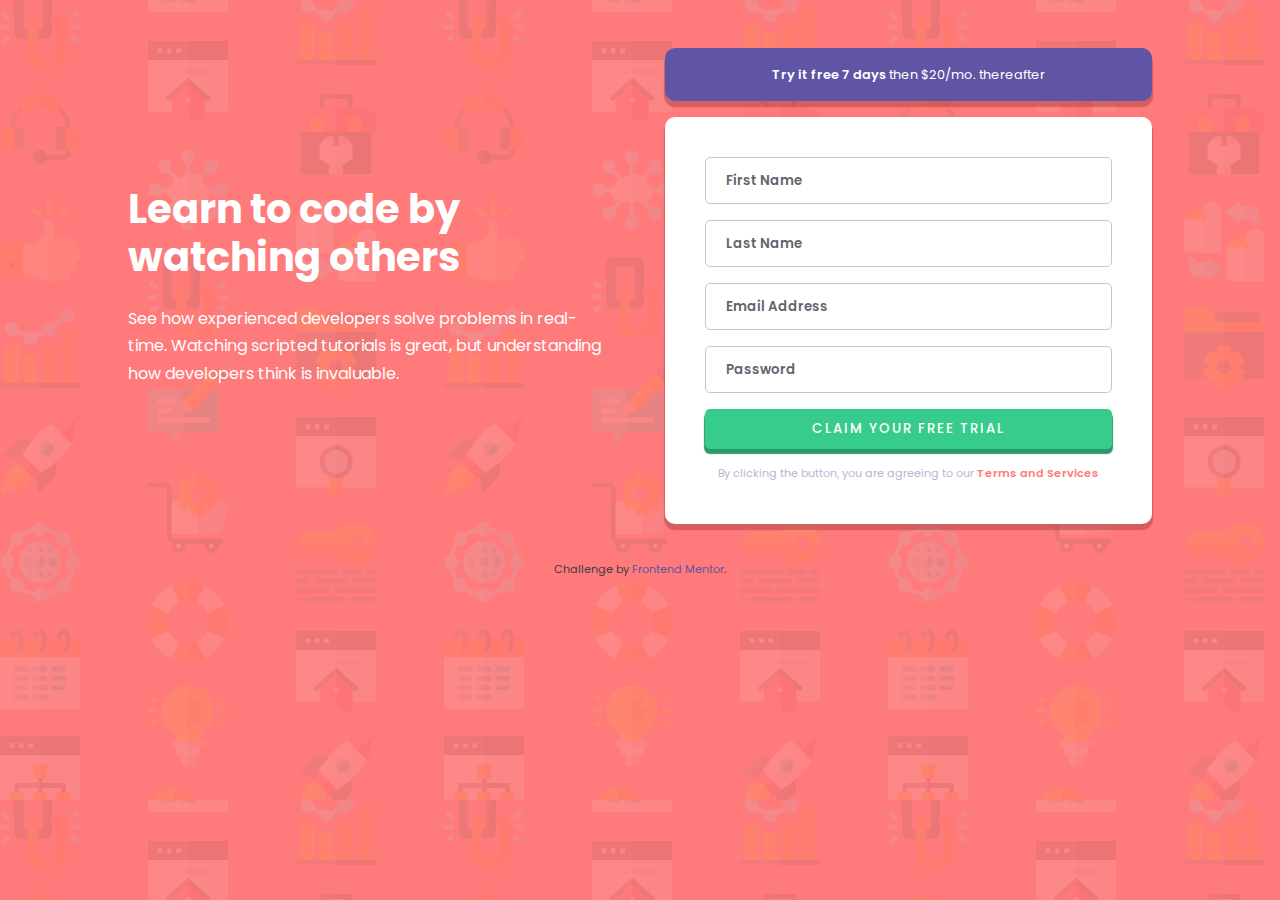
<file: intro-signup-form/index.html>
<!DOCTYPE html>
<html lang="en">
<head>
    <meta charset="UTF-8">
    <meta name="viewport" content="width=device-width, initial-scale=1.0">
    <title>Intro component with sign up form</title>

    <!-- Google fonts and CSS stylesheets -->
    <link href="https://fonts.googleapis.com/css2?family=Poppins:wght@400;500;600;700&display=swap" rel="stylesheet">
    <link rel="stylesheet" href="styles.css">

    <!-- Favicon -->
    <link rel="icon" type="image/png" sizes="32x32" href="img/favicon-32x32.png">
</head>
<body>
    <section class="container">
        <div class="presentation-text">
            <h1>Learn to code by watching others</h1>
            <p>See how experienced developers solve problems in real-time. Watching scripted tutorials is great, 
                but understanding how developers think is invaluable.
            </p>
        </div>

        <div class="sign-up">
            <div class="offer">
                <p><span class="bold">Try it free 7 days</span> then $20/mo. thereafter</p>
            </div>
            <form id="trial-form" data-invalid="true">
                <div class="input-container">
                    <input type="text" name="First name" id="first-name" aria-label="Your first name" placeholder="First Name" onfocusout="validFirstName()">
                    <img src="img/icon-error.svg" alt="error" class="icon">
                    <small class="msg">First Name cannot be empty</small>
                </div>

                <div class="input-container">
                    <input type="text" name="Last name" id="last-name" aria-label="Your last name" placeholder="Last Name" onfocusout="validLastName()">
                    <img src="img/icon-error.svg" alt="error" class="icon">
                    <small class="msg">Last Name cannot be empty</small>
                </div>

                <div class="input-container">
                    <input type="email" name="Email" id="email" aria-label="Your email" placeholder="Email Address" onfocusout="validEmail()">
                    <img src="img/icon-error.svg" alt="error" class="icon">
                    <small class="msg">Looks like this is not an email</small>
                </div>

                <div class="input-container">
                    <input type="password" name="Password" id="password" aria-label="Your password" placeholder="Password" onfocusout="validPassword()">
                    <img src="img/icon-error.svg" alt="error" class="icon">
                    <small class="msg">Password cannot be empty</small>
                </div>

                <input type="submit" value="Claim your free trial" class="btn">

                <small class="policy">By clicking the button, you are agreeing to our <a href="#"><span class="bold">Terms and Services</span></a></small>
            </form>
        </div>
    </section>

    <footer class="attribution">
        <p>Challenge by <a href="https://www.frontendmentor.io?ref=challenge" target="_blank">Frontend Mentor</a>.</p>
        <!-- <p>Coded by Andrea Lecuona.</p> -->
    </footer>

    <script src="validation.js"></script>
</body>
</html>
</file>
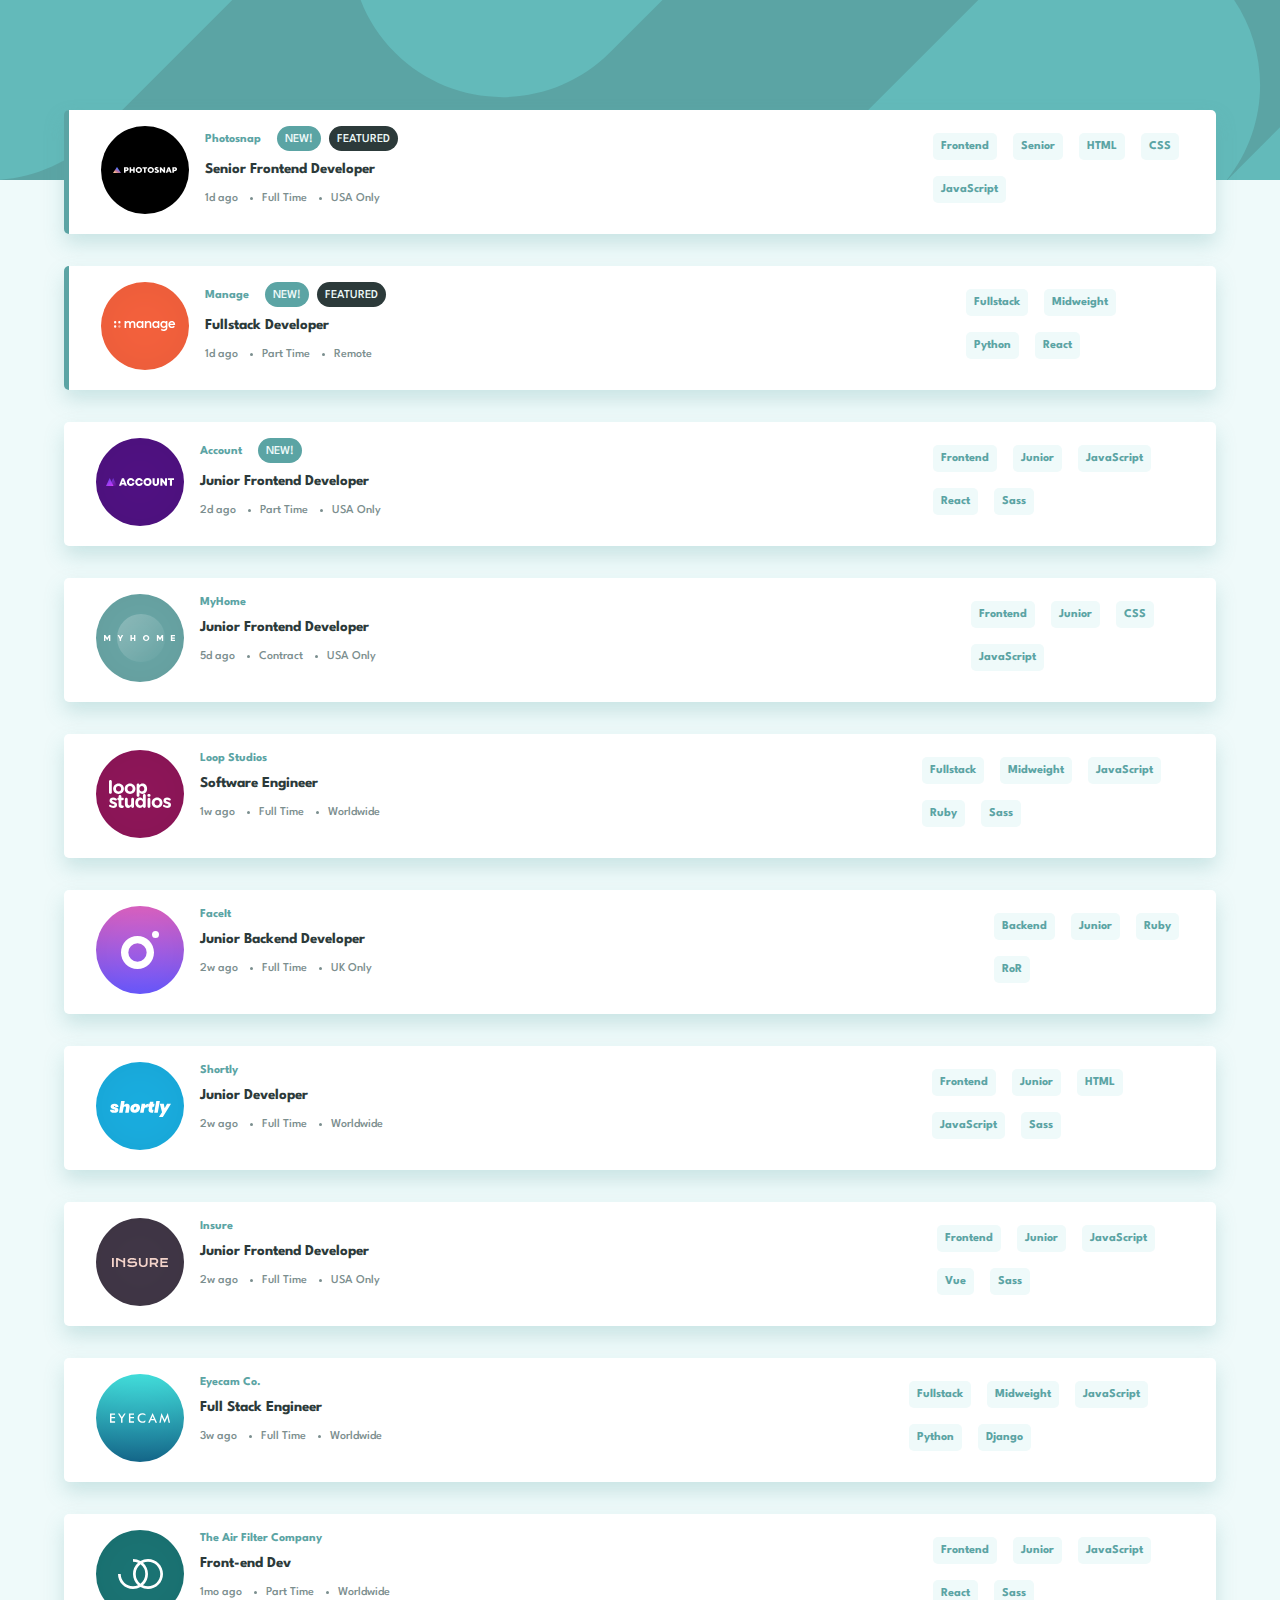
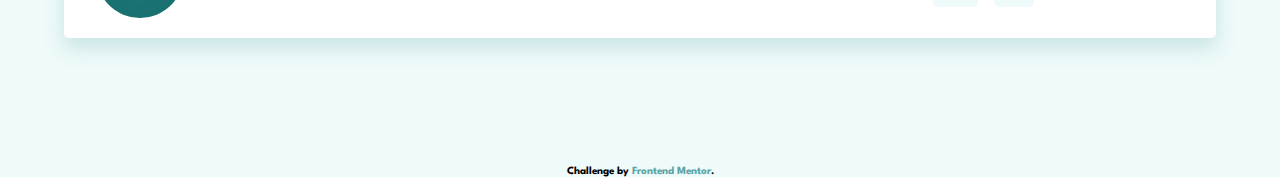
<file: job-listings-with-filtering/index.html>
<!DOCTYPE html>
<html lang="en">
<head>
  <meta charset="UTF-8">
  <meta name="viewport" content="width=device-width, initial-scale=1.0"> <!-- displays site properly based on user's device -->

  <link rel="icon" type="image/png" sizes="32x32" href="./images/favicon-32x32.png">
  <link rel="stylesheet" href="./scss/main.css">
  
  <title>Job Listings</title>

</head>
<body>
  <header></header>

  <div class="wrapper">

    <div class="filter-container shadow" id="top">

      <ul class="filter-list"></ul>

      <button id="clear-all">Clear</button>
    </div>

    <div class="card-container"></div>

  </div>
  
  <div class="attribution">
    Challenge by <a href="https://www.frontendmentor.io?ref=challenge" target="_blank">Frontend Mentor</a>. 
    <!-- <p>Coded by Andrea Lecuona.</p> -->
  </div>

  <script src="./app.js"></script>
</body>
</html>
</file>
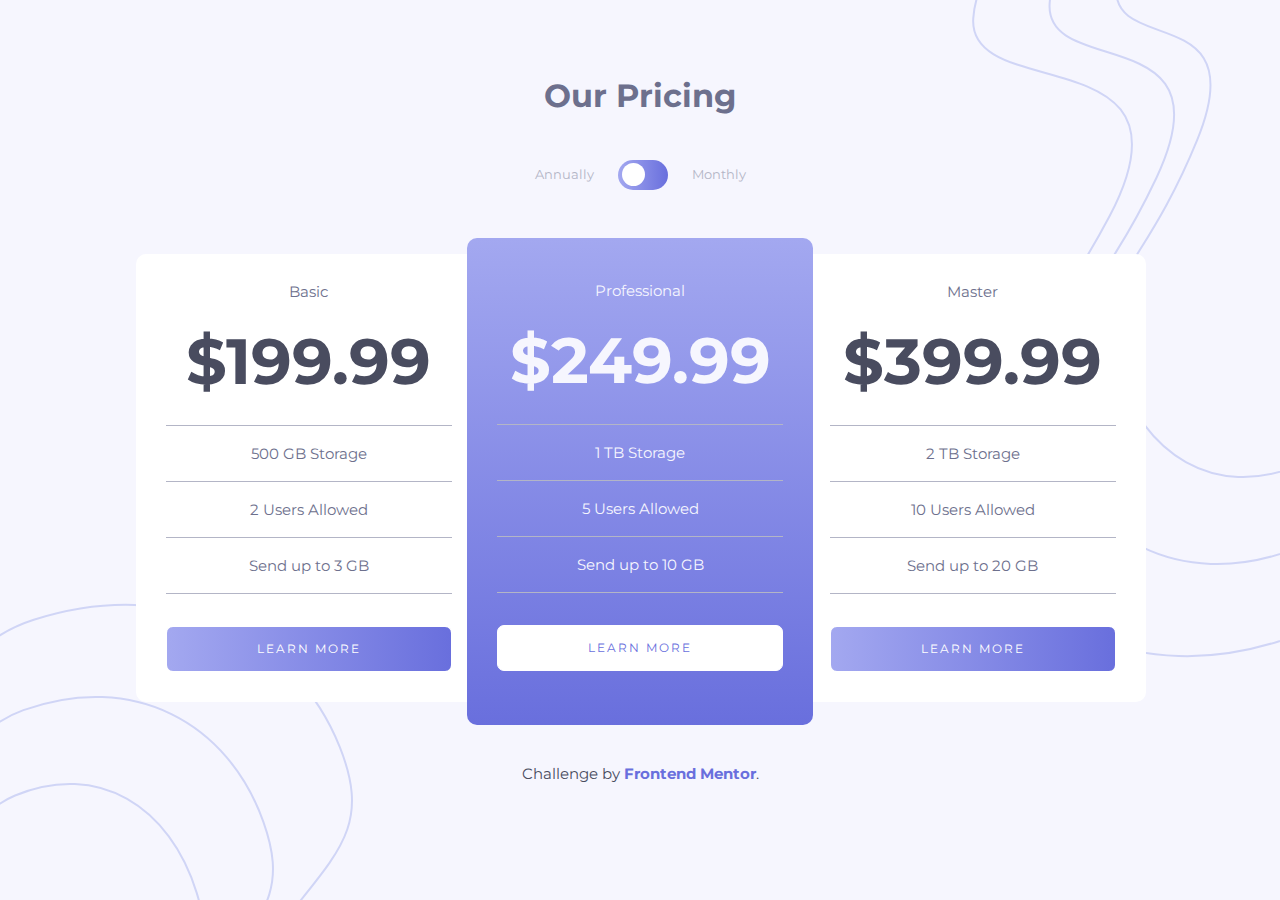
<file: pricing-component-with-toggle/index.html>
<!DOCTYPE html>
<html lang="en">

<head>
    <meta charset="UTF-8">
    <meta name="viewport" content="width=device-width, initial-scale=1.0">
    <title>Pricing Component</title>

    <!-- Google fonts y CSS stylesheets -->
    <link href="https://fonts.googleapis.com/css2?family=Montserrat:wght@700&display=swap" rel="stylesheet">
    <link rel="stylesheet" href="styles.css">

    <!-- Favicon -->
    <link rel="icon" type="image/png" sizes="32x32" href="img/favicon-32x32.png">
</head>
<body>

    <div class="wrapper">

        <header class="title">
            <h1>Our Pricing</h1>
            <div class="switcher">
                <span class="indicator">Annually</span>
                <label class="switch" id="switch">
                    <input type="checkbox">
                    <span class="slider round"></span>
                </label>
                <span class="indicator">Monthly</span>
            </div> 
        </header>

        <div class="grid">

            <article class="card basic">
                <h2>Basic</h2>
                <span>$199.99</span>
                <ul>
                    <li>500 GB Storage</li>
                    <li>2 Users Allowed</li>
                    <li>Send up to 3 GB</li>
                </ul>
                <a href="#" class="btn">learn more</a>
            </article>

            <article class="card professional">
                <h2>Professional</h2>
                <span>$249.99</span>
                <ul>
                    <li>1 TB Storage</li>
                    <li>5 Users Allowed</li>
                    <li>Send up to 10 GB</li>
                </ul>
                <a href="#" class="btn">learn more</a>
            </article>

            <article class="card master">
                <h2>Master</h2>
                <span>$399.99</span>
                <ul>
                    <li>2 TB Storage</li>
                    <li>10 Users Allowed</li>
                    <li>Send up to 20 GB</li>
                </ul>
                <a href="#" class="btn">learn more</a>
            </article>

            <div class="attribution">
                <p>Challenge by <a href="https://www.frontendmentor.io?ref=challenge" target="_blank">Frontend Mentor</a>.</p>
                <!-- <p>Coded by Andrea Lecuona</p> -->
            </div>
        </div>



    </div>
    <script src="script.js"></script>
</body>
</html>
</file>
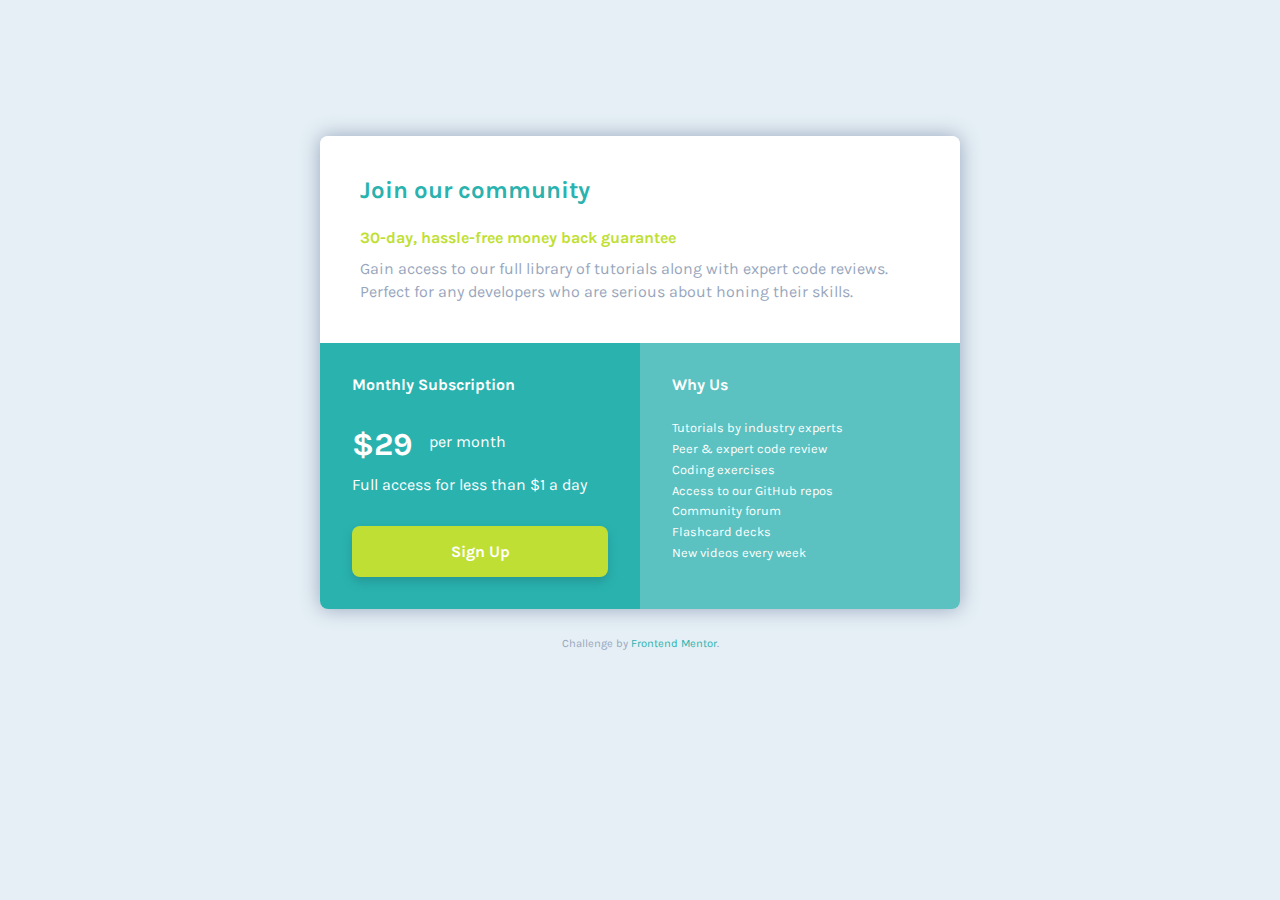
<file: single-price-grid/index.html>
<!DOCTYPE html>
<html lang="en">
<head>
    <meta charset="UTF-8">
    <meta name="viewport" content="width=device-width, initial-scale=1.0">
    <title>Single price grid component</title>

    <!-- Google fonts and CSS stylesheets -->
    <link href="https://fonts.googleapis.com/css2?family=Karla:wght@400;700&display=swap" rel="stylesheet">
    <link rel="stylesheet" href="styles.css">

    <!-- Favicon -->
    <link rel="icon" type="image/png" sizes="32x32" href="img/favicon-32x32.png">
</head>
<body>
    <div class="presentation">
        <h1>Join our community</h1>
        <h3>30-day, hassle-free money back guarantee</h3>
        <p>Gain access to our full library of tutorials along with expert code reviews. <br>Perfect for any developers who are serious about honing their skills.</p>
    </div>

    <div class="price">
        <h2>Monthly Subscription</h2>
        <span class="price-number">$29</span><span class="price-month"> per month</span>
        <p>Full access for less than $1 a day</p>
        <input type="button" value="Sign Up" class="custom-button">   
    </div>

    <div class="about">
        <h2>Why Us</h2>
        <ul>
            <li>Tutorials by industry experts</li>
            <li>Peer & expert code review</li>
            <li>Coding exercises</li>
            <li>Access to our GitHub repos</li>
            <li>Community forum</li>
            <li>Flashcard decks</li>
            <li>New videos every week</li>
        </ul>       
    </div>
    <div class="shadow"></div>

    <footer class="attribution">
        <p>Challenge by <a href="https://www.frontendmentor.io?ref=challenge" target="_blank">Frontend Mentor</a>.</p>
        <!-- <p>Coded by Andrea Lecuona.</p> -->
    </footer>  
</body>
</html>
</file>
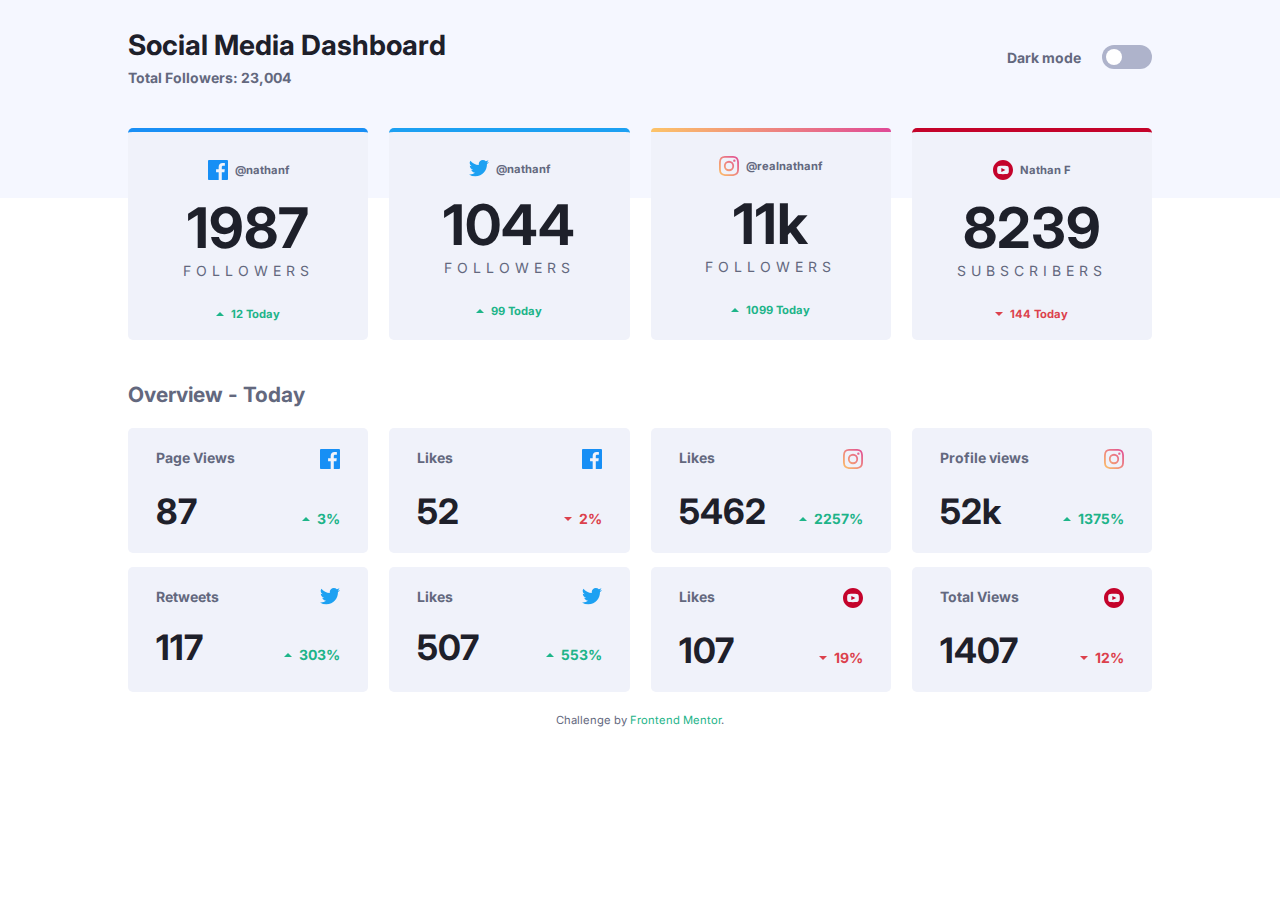
<file: social-media-dashboard-with-theme-switcher/index.html>
<!DOCTYPE html>
<html lang="en">
<head>
    <meta charset="UTF-8">
    <meta name="viewport" content="width=device-width, initial-scale=1.0">
    <title>Social media dashboard with theme switcher</title>

    <!-- Google fonts y CSS stylesheets -->
    <link href="https://fonts.googleapis.com/css2?family=Inter:wght@400;700&display=swap" rel="stylesheet">
    <link rel="stylesheet" href="styles.css">

    <!-- Favicon -->
    <link rel="icon" type="image/png" sizes="32x32" href="img/favicon-32x32.png">
</head>
<body>
    <header>
        <div class="header-content">
            <div class="title">
                <h1>Social Media Dashboard</h1>
                <p>Total Followers: 23,004</p>
            </div>
        

            <div class="switcher">
                <span>Dark mode</span>
                <label class="switch" id="switch">
                    <input type="checkbox">
                    <span class="slider round"></span>
                </label>
            </div> 
        </div>
    </header>

    <main class="container">

        <div class="fb account">
            <div class="info">
                <img src="img/icon-facebook.svg" alt="facebook icon">
                <span>@nathanf</span>
            </div>
            <p>1987</p>
            <small>followers</small>
            <div class="statistics">
                <img src="img/icon-up.svg" alt="up icon">
                <span class="up">12 Today</span>
            </div>
        </div>

        <div class="tw account">
            <div class="info">
                <img src="img/icon-twitter.svg" alt="twitter icon">
                <span>@nathanf</span>
            </div>
            <p>1044</p>
            <small>followers</small>
            <div class="statistics">
                <img src="img/icon-up.svg" alt="up icon">
                <span class="up">99 Today</span>
            </div>
        </div>

        <div class="ig account">
            <div class="info">
                <img src="img/icon-instagram.svg" alt="instagram icon">
                <span>@realnathanf</span>
            </div>
            <p>11k</p>
            <small>followers</small>
            <div class="statistics">
                <img src="img/icon-up.svg" alt="up icon">
                <span class="up">1099 Today</span>
            </div>
        </div>

        <div class="yt account">
            <div class="info">
                <img src="img/icon-youtube.svg" alt="youtube icon">
                <span>Nathan F</span>
            </div>
            <p>8239</p>
            <small>subscribers</small>
            <div class="statistics">
                <img src="img/icon-down.svg" alt="down icon">
                <span class="down">144 Today</span>
            </div>
        </div>

        <div class="subtitle">
            <h2>Overview - Today</h2>
        </div>

        <div class="overview">
            <div class="category">
                <span>Page Views</span>
                <img src="img/icon-facebook.svg" alt="facebook icon">
            </div>
            <div class="numbers">
                <p>87</p>
                <div class="statistics">
                    <img src="img/icon-up.svg" alt="up icon">
                    <span class="up">3%</span>
                </div>
            </div>
        </div>

        <div class="overview">
            <div class="category">
                <span>Likes</span>
                <img src="img/icon-facebook.svg" alt="facebook icon">
            </div>
            <div class="numbers">
                <p>52</p>
                <div class="statistics">
                    <img src="img/icon-down.svg" alt="down icon">
                    <span class="down">2%</span>
                </div>
            </div>
        </div>

        <div class="overview">
            <div class="category">
                <span>Likes</span>
                <img src="img/icon-instagram.svg" alt="instagram icon">
            </div>
            <div class="numbers">
                <p>5462</p>
                <div class="statistics">
                    <img src="img/icon-up.svg" alt="up icon">
                    <span class="up">2257%</span>
                </div>
            </div>
        </div>

        <div class="overview">
            <div class="category">
                <span>Profile views</span>
                <img src="img/icon-instagram.svg" alt="instagram icon">
            </div>
            <div class="numbers">
                <p>52k</p>
                <div class="statistics">
                    <img src="img/icon-up.svg" alt="up icon">
                    <span class="up">1375%</span>
                </div>
            </div>
        </div>

        <div class="overview">
            <div class="category">
                <span>Retweets</span>
                <img src="img/icon-twitter.svg" alt="twitter icon">
            </div>
            <div class="numbers">
                <p>117</p>
                <div class="statistics">
                    <img src="img/icon-up.svg" alt="up icon">
                    <span class="up">303%</span>
                </div>
            </div>
        </div>

        <div class="overview">
            <div class="category">
                <span>Likes</span>
                <img src="img/icon-twitter.svg" alt="twitter icon">
            </div>
            <div class="numbers">
                <p>507</p>
                <div class="statistics">
                    <img src="img/icon-up.svg" alt="up icon">
                    <span class="up">553%</span>
                </div>
            </div>
        </div>

        <div class="overview">
            <div class="category">
                <span>Likes</span>
                <img src="img/icon-youtube.svg" alt="youtube icon">
            </div>
            <div class="numbers">
                <p>107</p>
                <div class="statistics">
                    <img src="img/icon-down.svg" alt="down icon">
                    <span class="down">19%</span>
                </div>
            </div>
        </div>

        <div class="overview">
            <div class="category">
                <span>Total Views</span>
                <img src="img/icon-youtube.svg" alt="youtube icon">
            </div>
            <div class="numbers">
                <p>1407</p>
                <div class="statistics">
                    <img src="img/icon-down.svg" alt="down icon">
                    <span class="down">12%</span>
                </div>
            </div>
        </div>
    </main>

    <footer class="attribution">
        <p>Challenge by <a href="https://www.frontendmentor.io?ref=challenge" target="_blank">Frontend Mentor</a>.</p>
        <!-- <p>Coded by Andrea Lecuona.</p> -->
    </footer>

    <script src="switcher.js"></script>
</body>
</html>
</file>
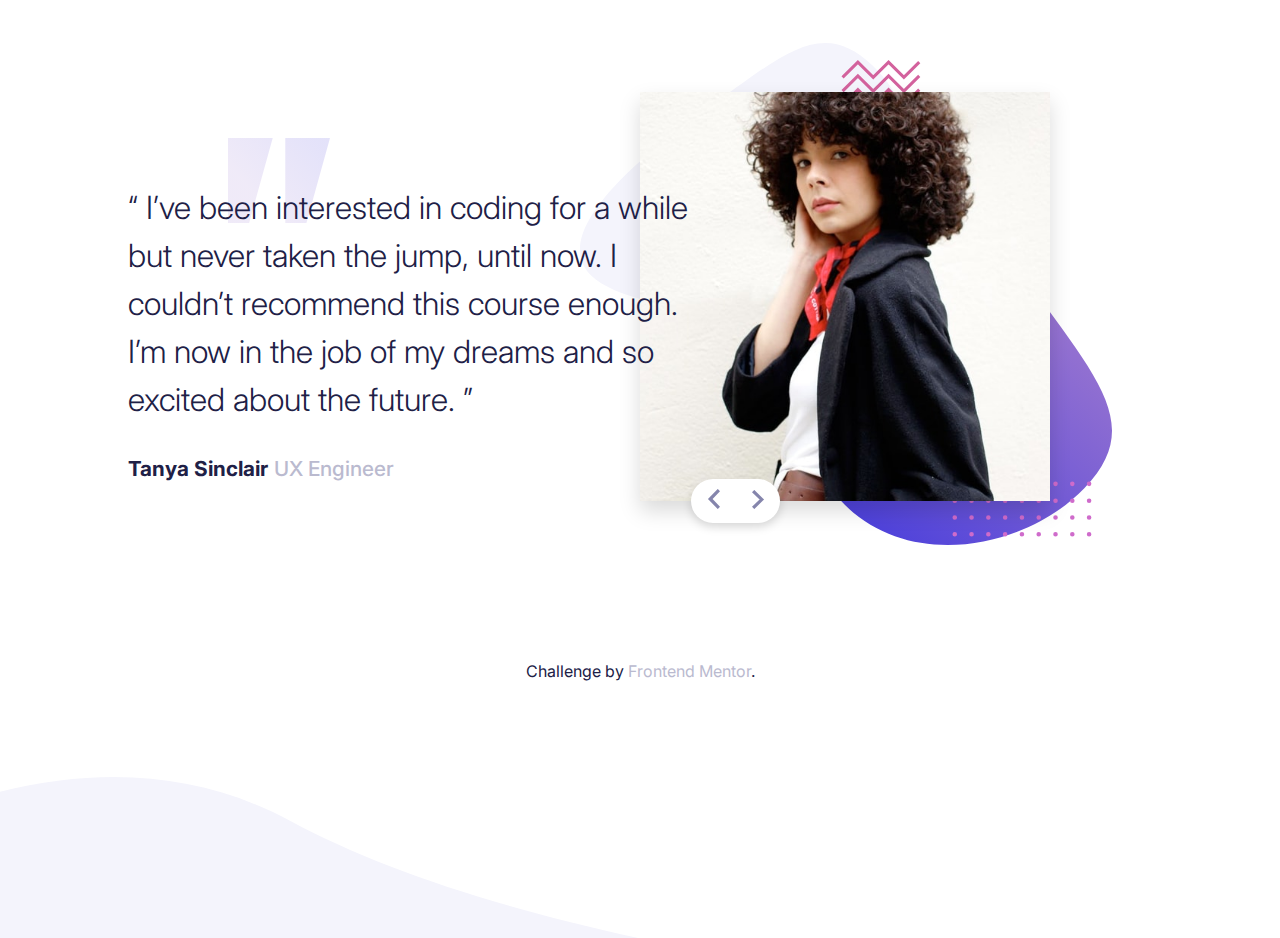
<file: testimonials-slider/index.html>
<!DOCTYPE html>
<html lang="en">
<head>
    <meta charset="UTF-8">
    <meta name="viewport" content="width=device-width, initial-scale=1.0">
    <title>Testimonials slider</title>

    <!-- Google fonts and CSS stylesheets -->
    <link href="https://fonts.googleapis.com/css2?family=Inter:wght@300;500;700&display=swap" rel="stylesheet">
    <link rel="stylesheet" href="styles.css">

    <!-- Favicon -->
    <link rel="icon" type="image/png" sizes="32x32" href="img/favicon-32x32.png">
</head>
<body>
    <div class="slider-container">
        <div class="slide">
            <blockquote>
                <p> “ I’ve been interested in coding for a while but never taken the jump, until now. 
                    I couldn’t recommend this course enough. I’m now in the job of my dreams and so 
                    excited about the future. ”
                </p>
                <cite><span class="bold">Tanya Sinclair</span> <span class="gray">UX Engineer</span></cite>
            </blockquote>
            <div class="photo">
                <img src="img/image-tanya.jpg" alt="woman">
            </div>
        </div>

        <div class="slide">
            <blockquote>
                <p> “ If you want to lay the best foundation possible I’d recommend taking this course. 
                    The depth the instructors go into is incredible. I now feel so confident about 
                    starting up as a professional developer. ”
                </p>
                <cite><span class="bold">John Tarkpor</span> <span class="gray">Junior Front-end Developer</span></cite>
            </blockquote>
            <div class="photo">
                <img src="img/image-john.jpg" alt="man">
            </div>
        </div>

        <div class="btn-container">
            <button type="button" class="prevBtn">
                <img src="img/icon-prev.svg" alt="previous">
            </button>
            <button type="button" class="nextBtn">
                <img src="img/icon-next.svg" alt="next">
            </button>
        </div>
    </div>

    <footer class="attribution">
        <p>Challenge by <a href="https://www.frontendmentor.io?ref=challenge" target="_blank">Frontend Mentor</a>.</p>
        <!-- <p>Coded by Andrea Lecuona.</p> -->
    </footer>

    <script src="slider.js"></script>
</body>
</html>
</file>
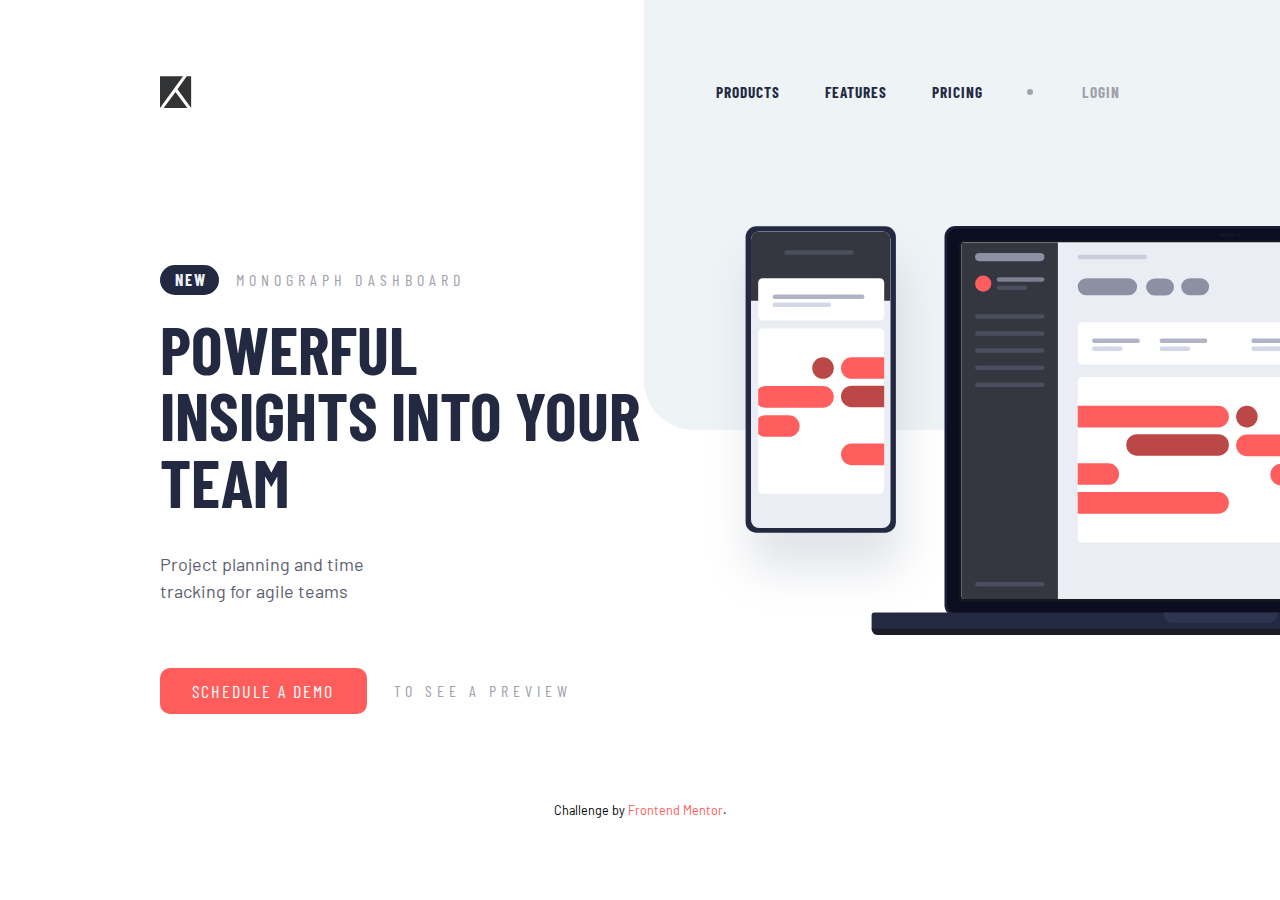
<file: tracking-intro-component/index.html>
<!DOCTYPE html>
<html lang="en">
<head>
    <meta charset="UTF-8">
    <meta name="viewport" content="width=device-width, initial-scale=1.0">
    <title>Project Tracker intro component</title>

    <!-- Google fonts y CSS stylesheets -->
    <link href="https://fonts.googleapis.com/css2?family=Barlow&family=Barlow+Condensed:wght@400;700&display=swap" rel="stylesheet">
    <link rel="stylesheet" href="styles.css">

    <!-- Favicon -->
    <link rel="icon" type="image/png" sizes="32x32" href="img/favicon-32x32.png">
</head>
<body>
    <nav>
        <div class="wrapper">
            <div class="logo">
                <img src="img/logo.svg" alt="square black logo">
            </div>
            <div class="toggle-btn">
                <div class="icon">
                    <span>&nbsp;</span>
                    <span>&nbsp;</span>
                    <span>&nbsp;</span>
                    <span>&nbsp;</span>
                </div>
            </div>
            <ul class="menu">
                <li>
                    <a href="#">Products</a>
                </li>
                <li>
                    <a href="#">Features</a>
                </li>
                <li>
                    <a href="#">Pricing</a>
                </li>
                <li>
                    <a href="#">Login</a>
                </li>
            </ul>
        </div>
    </nav>
    <header>
        <div class="wrapper">
            <div class="img-container illustration">
                <img src="img/illustration-devices.svg" alt="smartphone and pc illustrations">
            </div>
            <div class="text">
                <h3><span class="highlight">new</span> monograph dashboard</h3>
                <h1>Powerful insights into your team</h1>
                <h2>Project planning and time tracking for agile teams</h2>
                <div class="call-to-action">
                    <a href="#" class="btn-primary"><span>Schedule a demo</span></a>
                    <h3>to see a preview</h3>
                </div>
            </div>
            <div class="attribution">
                <p>Challenge by <a href="https://www.frontendmentor.io?ref=challenge" target="_blank">Frontend Mentor</a>.</p>
                <!-- <p>Coded by Andrea Lecuona.</p> -->
            </div>
        </div>
    </header>

    <script src="script.js"></script>
</body>
</html>
</file>
<file: intro-signup-form/styles.css>
/* GENERAL */
:root {
    --primary-red: hsl(0, 100%, 74%);
    --primary-green: hsl(154, 59%, 51%);
    --accent: hsl(248, 32%, 49%);
    --neutral-dark: hsl(249, 10%, 26%);
    --neutral-grayish: hsl(246, 25%, 77%);
    --font: 'Poppins', sans-serif;
}
*{
    margin: 0;
    padding: 0;
    box-sizing: border-box;
}
*:focus{
    outline: 0;
}
body {
    font-family: var(--font);
    background-color: var(--primary-red);
    background-image: url('img/bg-intro-desktop.png');
}
.container{
    width: 80%;
    margin: auto;
    display: grid;
    grid-template-rows: 3rem 1fr 2rem;
    grid-template-columns: repeat(2, 1fr);
    column-gap: 50px;
}
.bold{
    font-weight: 600;
}


/* LADO IZQUIERDO - texto */
.presentation-text{
    grid-row-start: 2;
    grid-column-start: 1;
    color: white;
    display: flex;
    flex-direction: column;
    justify-content: center;
}
h1{
    padding-right: 2rem;
    font-weight: 700;
    font-size: 2.5rem;
    line-height: 3rem;
    margin-bottom: 1.5rem;
}
p{
    font-weight: 400;
    line-height: 1.7rem;
    width: 100%;
}


/* LADO DERECHO - oferta y formulario */

/* oferta */
.sign-up{
    grid-row-start: 2;
    grid-column-start: 2;
}
.offer{
    background-color: var(--accent);
    border-radius: 10px;
    box-shadow: 0 5px 1px 1px hsla(0, 44%, 46%, 0.5);
    margin-bottom: 1rem;
}
.offer p{
    width: auto;
    padding: 0.8rem;
    color: white;
    font-weight: 400;
    font-size: 0.8rem;
    text-align: center;
}

/* formulario */
#trial-form{
    background-color: white;
    padding: 2.5rem;
    border-radius: 10px;
    box-shadow: 0 5px 1px 1px hsla(0, 44%, 46%, 0.5);
}
.input-container{
    position: relative;
    margin-bottom: 1rem;
    text-align: right;
}
.input-container input{
    display: block;
    border: 1px solid var(--neutral-grayish);
    opacity: 0.8;
    padding: 15px 20px;
    width: 100%;
    border-radius: 5px;
    box-sizing: border-box;
}
.input-container input::placeholder{
    font-family: var(--font);
    color: var(--neutral-dark);
    font-weight: 600;
}

/* indicadores input incorrecto */
.icon{
    display: none;
}
.icon-error{
    display: initial;
    position: absolute;
    width: 22px;
    z-index: 2;
    top: 12px;
    right: 30px;
}

.msg{
    display: none;
}
.msg-error{
    display: initial;
    color: var(--primary-red);
    font-size: 0.7rem;
    font-style: oblique;
}

/* Botón submit */
.btn{
    width: 100%;
    border-radius: 5px;
    background-color: var(--primary-green);
    box-shadow: 0 4px 1px 1px hsl(154, 57%, 38%);
    border-style: none;
    color: white;
    font-family: var(--font);
    text-transform: uppercase;
    letter-spacing: 2px;
    font-weight: 500;
    cursor: pointer;
    padding: 10px;
    margin-bottom: 10px;
}
.btn:hover{
    background-color: var(--accent);
    box-shadow: 0 4px 1px 1px hsl(248, 33%, 37%);
}

/* Disclaimer */
.policy{
    display: inline-block;
    width: 100%;
    text-align: center;
    color: var(--neutral-grayish);
    font-size: 0.7rem;
}
.policy a{
    text-decoration: none;
    color: var(--primary-red);
}


/* ATRIBUCIÓN */
.attribution p{ 
    font-size: 0.7rem; 
    text-align: center;
    color: var(--neutral-dark);
}
.attribution a{ 
    color: var(--accent);
    text-decoration: none;
}


/* MEDIAQUERIES */
@media (max-width: 768px){
    .body{
        background-image: url('img/bg-intro-mobile.png');
    }
    .container{
        grid-template-rows: 5rem auto 1fr 2rem;
        grid-template-columns: 1fr;
        width: 85%;
    }
    .presentation-text{
        grid-row-start: 2;
        grid-column-start: 1;
        margin-bottom: 4rem;
        text-align: center;
    }
    h1{
        padding-right: 0;
        font-size: 1.5rem;
        line-height: 2rem;
        font-weight: 600;
    }
    .sign-up{
        grid-row-start: 3;
        grid-column-start: 1;
    }
    .offer p{
        width: 70%;
        margin: auto;
    }
    #trial-form{
        padding: 1.5rem;
    }
    .input-container img{
        position: absolute;
        width: 20px;
        z-index: 2;
        top: 15px;
        right: 20px;
    }
    .input-container small{
        left: 110px;
    }
    .policy{
        padding: 0 1rem;
        line-height: 1.2rem;
    }
}
</file>
<file: job-listings-with-filtering/scss/main.css>
@import url("https://fonts.googleapis.com/css2?family=Spartan:wght@500;700&display=swap");
* {
  -webkit-box-sizing: border-box;
          box-sizing: border-box;
}

html, body, div, span, applet, object, iframe, h1, h2, h3, h4, h5, h6, p, blockquote, pre, a, abbr, acronym, address, big, cite, code, del, dfn, em, img, ins, kbd, q, s, samp, small, strike, strong, sub, sup, tt, var, b, u, i, center, dl, dt, dd, ol, ul, li, fieldset, form, label, legend, table, caption, tbody, tfoot, thead, tr, th, td, article, aside, canvas, details, embed, figure, figcaption, footer, header, hgroup, menu, nav, output, ruby, section, summary, time, mark, audio, video {
  margin: 0;
  padding: 0;
  border: 0;
  font-size: 100%;
  font: inherit;
  vertical-align: baseline;
  text-decoration: none;
}

article, aside, details, figcaption, figure, footer, header, hgroup, menu, nav, section {
  display: block;
}

body {
  line-height: 1;
}

ol, ul {
  list-style: none;
}

blockquote, q {
  quotes: none;
}

blockquote:before, blockquote:after {
  content: '';
  content: none;
}

q:before, q:after {
  content: '';
  content: none;
}

table {
  border-collapse: collapse;
  border-spacing: 0;
}

button {
  border: none;
  background: none;
}

body {
  font-family: "Spartan", sans-serif;
  font-size: 12px;
  font-weight: 700;
}

.filter-item-name {
  color: #5ba4a4;
  background-color: #effafa;
  font-family: "Spartan", sans-serif;
  font-weight: 700;
  font-size: 12px;
  padding: 0.6rem;
  border-radius: 5px 0 0 5px;
}

.btn-filter {
  border-radius: 5px;
  color: #5ba4a4;
  background-color: #effafa;
  font-family: "Spartan", sans-serif;
  font-weight: 700;
  font-size: 12px;
  padding: 0.5rem;
}

.btn-filter:hover {
  background-color: #5ba4a4;
  color: #eef6f6;
}

#clear-all {
  color: #7b8e8e;
  font-family: "Spartan", sans-serif;
  font-size: 12px;
  font-weight: 700;
  padding: 1rem;
  margin: 0;
}

#clear-all:hover {
  color: #5ba4a4;
  text-decoration: underline;
}

h2 {
  color: #5ba4a4;
  margin-right: 0.5rem;
  margin-top: 0.2rem;
}

.job-title {
  color: #2c3a3a;
  font-size: 15px;
}

.job-title:hover {
  color: #5ba4a4;
}

.tag {
  color: #effafa;
  font-size: 12px;
  font-weight: 500;
  text-transform: uppercase;
  padding: 0.5rem 0.5rem 0.3rem 0.5rem;
  border-radius: 50px;
  margin-left: 0.5rem;
  text-align: center;
}

.new {
  background-color: #5ba4a4;
}

.featured {
  background-color: #2c3a3a;
}

.job-specs-item {
  color: #7b8e8e;
  font-weight: 500;
}

.job-specs-item:nth-child(2), .job-specs-item:nth-child(3) {
  list-style-type: disc;
}

.attribution {
  font-family: "Spartan", sans-serif;
  font-size: 11px;
  text-align: center;
}

.attribution a {
  color: #5ba4a4;
}

* button:hover,
* .job-title:hover {
  cursor: pointer;
}

body {
  background-color: #effafa;
}

header {
  background-color: #5ba4a4;
  background-image: url("../images/bg-header-mobile.svg");
  background-size: cover;
}

.filter-container,
.card-item {
  background-color: white;
  border-radius: 5px;
}

.clear-one {
  border-radius: 0 5px 5px 0;
  background-color: #5ba4a4;
}

.clear-one:hover {
  background-color: #2c3a3a;
}

.shadow {
  -webkit-box-shadow: 0 10px 20px rgba(91, 164, 164, 0.253);
          box-shadow: 0 10px 20px rgba(91, 164, 164, 0.253);
}

.border {
  border-left: 5px solid #5ba4a4;
}

@media only screen and (min-width: 768px) {
  header {
    background-image: url("../images/bg-header-desktop.svg");
    background-size: cover;
    background-repeat: no-repeat;
  }
}

body header {
  width: 100%;
  height: 20vh;
  position: absolute;
  top: 0;
  left: 0;
  z-index: -1;
}

body .wrapper {
  width: 90%;
  margin: 110px auto 10% auto;
}

.filter-container {
  display: -webkit-box;
  display: -ms-flexbox;
  display: flex;
  -webkit-box-pack: justify;
      -ms-flex-pack: justify;
          justify-content: space-between;
  padding: 0 1rem;
}

.filter-container .filter-list {
  display: -webkit-box;
  display: -ms-flexbox;
  display: flex;
  -ms-flex-wrap: wrap;
      flex-wrap: wrap;
  padding: 0.5rem 0;
}

.filter-container .filter-list .filter-item {
  display: -webkit-box;
  display: -ms-flexbox;
  display: flex;
  -webkit-box-pack: center;
      -ms-flex-pack: center;
          justify-content: center;
  -webkit-box-align: center;
      -ms-flex-align: center;
          align-items: center;
  width: -webkit-fit-content;
  width: -moz-fit-content;
  width: fit-content;
  height: -webkit-fit-content;
  height: -moz-fit-content;
  height: fit-content;
  margin: 0.5rem;
}

.filter-container .filter-list .filter-item .clear-one {
  display: -webkit-box;
  display: -ms-flexbox;
  display: flex;
  -webkit-box-pack: center;
      -ms-flex-pack: center;
          justify-content: center;
  -webkit-box-align: center;
      -ms-flex-align: center;
          align-items: center;
  padding: 0.5rem;
  margin: 0;
}

#top {
  display: none;
}

.card-container {
  margin-top: 3.5rem;
  display: -ms-grid;
  display: grid;
  -ms-grid-columns: 1fr;
      grid-template-columns: 1fr;
  gap: 2.5rem;
}

.card-container .card-item {
  padding: 0 1rem;
}

.card-container .card-item .card-info {
  position: relative;
  width: 100%;
}

.card-container .card-item .card-info .logo-container {
  position: absolute;
  top: -33%;
}

.card-container .card-item .card-info .logo-container img {
  width: 50%;
}

.card-container .card-item .card-info .name {
  margin-top: 1rem;
  padding: 1rem 0 0.5rem 0;
  display: -webkit-box;
  display: -ms-flexbox;
  display: flex;
  -webkit-box-align: center;
      -ms-flex-align: center;
          align-items: center;
}

.card-container .card-item .card-info .job-specs-list {
  display: -webkit-box;
  display: -ms-flexbox;
  display: flex;
  -webkit-box-align: center;
      -ms-flex-align: center;
          align-items: center;
  -webkit-box-pack: start;
      -ms-flex-pack: start;
          justify-content: start;
  border-bottom: 2px solid #eef6f6;
}

.card-container .card-item .card-info .job-specs-list .job-specs-item {
  margin-right: 1.5rem;
  padding: 1rem 0rem;
}

.card-container .card-item .card-info .job-specs-list .job-specs-item:nth-child(1) {
  margin-left: 0;
}

.card-container .card-item .filter-container {
  padding: 0;
  width: -webkit-fit-content;
  width: -moz-fit-content;
  width: fit-content;
}

.card-container .card-item .filter-container .filter-list {
  width: 90%;
  margin-bottom: 0.5rem;
}

.card-container .card-item .filter-container .filter-list .filter-item {
  margin: 0.5rem 1rem 0.5rem 0;
}

@media only screen and (min-width: 1024px) {
  .card-container {
    gap: 2rem;
  }
  .card-container .card-item {
    display: -webkit-box;
    display: -ms-flexbox;
    display: flex;
    -webkit-box-pack: justify;
        -ms-flex-pack: justify;
            justify-content: space-between;
    -webkit-box-align: center;
        -ms-flex-align: center;
            align-items: center;
  }
  .card-container .card-item .card-info .logo-container {
    position: static;
    float: left;
    padding: 1rem;
  }
  .card-container .card-item .card-info .logo-container img {
    width: 100%;
  }
  .card-container .card-item .card-info .name {
    margin-top: 0;
  }
  .card-container .card-item .card-info .job-specs-list {
    border-bottom: none;
  }
  .card-container .card-item .filter-container .filter-list {
    width: 100%;
  }
}
/*# sourceMappingURL=main.css.map */
</file>
<file: pricing-component-with-toggle/styles.css>
* {
  -webkit-box-sizing: border-box;
          box-sizing: border-box;
}

html, body, div, span, applet, object, iframe, h1, h2, h3, h4, h5, h6, p, blockquote, pre, a, abbr, acronym, address, big, cite, code, del, dfn, em, img, ins, kbd, q, s, samp, small, strike, strong, sub, sup, tt, var, b, u, i, center, dl, dt, dd, ol, ul, li, fieldset, form, label, legend, table, caption, tbody, tfoot, thead, tr, th, td, article, aside, canvas, details, embed, figure, figcaption, footer, header, hgroup, menu, nav, output, ruby, section, summary, time, mark, audio, video {
  margin: 0;
  padding: 0;
  border: 0;
  font-size: 100%;
  font: inherit;
  vertical-align: baseline;
  text-decoration: none;
}

article, aside, details, figcaption, figure, footer, header, hgroup, menu, nav, section {
  display: block;
}

body {
  line-height: 1;
}

ol, ul {
  list-style: none;
}

blockquote, q {
  quotes: none;
}

blockquote:before, blockquote:after {
  content: '';
  content: none;
}

q:before, q:after {
  content: '';
  content: none;
}

table {
  border-collapse: collapse;
  border-spacing: 0;
}

body {
  height: 100vh;
  background-color: #f6f6fe;
  font-family: "Montserrat", sans-serif;
  font-size: 15px;
  text-align: center;
}

body .wrapper {
  width: 90%;
  margin: 0 auto;
  position: relative;
}

body::before {
  content: '';
  display: block;
  height: 33vh;
  width: 40vw;
  background-image: url("img/bg-bottom.svg");
  background-repeat: no-repeat;
  position: absolute;
  bottom: 0;
  left: 0;
}

body::after {
  content: '';
  display: block;
  height: 80vh;
  width: 25vw;
  background-image: url("img/bg-top.svg");
  background-repeat: no-repeat;
  position: absolute;
  top: 0;
  right: 0;
}

.title {
  padding-top: 5rem;
  color: #6d708d;
}

.title h1 {
  font-size: 2rem;
  font-weight: 700;
  padding: 5rem auto;
}

.title .switcher {
  display: -webkit-box;
  display: -ms-flexbox;
  display: flex;
  -webkit-box-align: center;
      -ms-flex-align: center;
          align-items: center;
  -webkit-box-pack: center;
      -ms-flex-pack: center;
          justify-content: center;
  margin: 3rem 0;
}

.title .switcher .indicator {
  margin: 0 1.5rem;
  font-size: 0.8rem;
  color: #b3b5c6;
}

.title .switcher span:not(.indicator) {
  padding-right: 1.5rem;
}

.title .switcher .switch {
  position: relative;
  display: inline-block;
  width: 50px;
  height: 30px;
}

.title .switcher .switch input {
  opacity: 0;
  width: 0;
  height: 0;
}

.title .switcher .switch input:checked + .slider:before {
  -webkit-transform: translateX(19px);
  transform: translateX(19px);
  background-color: white;
}

.title .switcher .switch .slider {
  position: absolute;
  cursor: pointer;
  top: 0;
  left: 0;
  right: 0;
  bottom: 0;
  background: -webkit-gradient(linear, left top, right top, from(#a3a8f0), to(#696fdd));
  background: linear-gradient(to right, #a3a8f0, #696fdd);
  -webkit-transition: .4s;
  transition: .4s;
}

.title .switcher .switch .slider:hover {
  background: #a3a8f0;
  -webkit-transition: 0s;
  transition: 0s;
}

.title .switcher .switch .slider:before {
  position: absolute;
  content: "";
  height: 23px;
  width: 23px;
  left: 4px;
  bottom: 4px;
  background-color: white;
  -webkit-transition: .4s;
  transition: .4s;
}

.title .switcher .switch .slider.round {
  border-radius: 34px;
}

.title .switcher .switch .slider.round:before {
  border-radius: 50%;
}

.grid {
  position: absolute;
  z-index: 1;
  width: 100%;
  display: -ms-grid;
  display: grid;
  -ms-grid-columns: (1fr)[3];
      grid-template-columns: repeat(3, 1fr);
}

.grid .card {
  border-radius: 10px;
  margin: 0 auto;
  padding: 30px;
  width: 90%;
}

.grid .card.basic {
  margin-left: 4.5rem;
  margin-top: 1rem;
  background-color: white;
  color: #494c5f;
}

.grid .card.basic a {
  border: 1px solid white;
  background: -webkit-gradient(linear, left top, right top, from(#a3a8f0), to(#696fdd));
  background: linear-gradient(to right, #a3a8f0, #696fdd);
  color: white;
}

.grid .card.basic a:hover {
  background: none;
  color: #696fdd;
  -webkit-box-sizing: border-box;
          box-sizing: border-box;
  border: 1px solid #6d708d;
}

.grid .card.master {
  margin-left: -2rem;
  margin-top: 1rem;
  background-color: white;
  color: #494c5f;
}

.grid .card.master a {
  border: 1px solid white;
  background: -webkit-gradient(linear, left top, right top, from(#a3a8f0), to(#696fdd));
  background: linear-gradient(to right, #a3a8f0, #696fdd);
  color: white;
}

.grid .card.master a:hover {
  background: none;
  color: #696fdd;
  -webkit-box-sizing: border-box;
          box-sizing: border-box;
  border: 1px solid #6d708d;
}

.grid .card.professional {
  padding-top: 45px;
  height: 105%;
  color: #f6f6fe;
  background: -webkit-gradient(linear, left top, left bottom, from(#a3a8f0), to(#696fdd));
  background: linear-gradient(to bottom, #a3a8f0, #696fdd);
  z-index: 1;
}

.grid .card.professional h2, .grid .card.professional li {
  color: #f6f6fe;
}

.grid .card.professional a {
  border: 1px solid white;
  background-color: white;
  color: #696fdd;
}

.grid .card.professional a:hover {
  background: none;
  color: white;
  -webkit-box-sizing: border-box;
          box-sizing: border-box;
  border: 1px solid white;
}

.grid .card h2 {
  color: #6d708d;
  padding-bottom: 30px;
}

.grid .card span {
  font-size: 4rem;
  font-weight: 700;
  display: inline-block;
  margin-bottom: 2rem;
}

.grid .card li {
  color: #6d708d;
  padding: 20px 0;
  border-top: 1px solid #b3b5c6;
}

.grid .card li:last-child {
  border-bottom: 1px solid #b3b5c6;
  margin-bottom: 2rem;
}

.grid .card a {
  text-transform: uppercase;
  display: inline-block;
  width: 100%;
  padding: 1rem;
  border-radius: 7px;
  letter-spacing: 2px;
  font-size: 0.75rem;
}

.grid .attribution {
  -ms-grid-column: span 3;
      grid-column-start: span 3;
  text-align: center;
  color: #494c5f;
  padding: 4rem 0 2rem 0;
}

.grid .attribution a {
  font-weight: 700;
  color: #696fdd;
}

@media only screen and (max-width: 768px) {
  body .wrapper {
    width: 100%;
    position: relative;
    -webkit-box-orient: vertical;
    -webkit-box-direction: normal;
        -ms-flex-direction: column;
            flex-direction: column;
    -webkit-box-align: start;
        -ms-flex-align: start;
            align-items: flex-start;
  }
  body .grid {
    -ms-grid-columns: 1fr;
        grid-template-columns: 1fr;
    row-gap: 4.0rem;
    padding-top: 2rem;
  }
  body .grid .card.basic, body .grid .card.master, body .grid .card.professional {
    margin: 0 auto;
  }
  body .grid .attribution {
    -ms-grid-column: 1;
        grid-column-start: 1;
    padding: 0 3rem 2rem;
    line-height: 1.5rem;
  }
  body::before {
    display: none;
  }
  body::after {
    height: 100vh;
    width: 50vw;
    top: -1.7rem;
  }
}
/*# sourceMappingURL=styles.css.map */
</file>
<file: single-price-grid/styles.css>
/* GENERAL */
*{
    margin: 0;
    padding: 0;
}

body{
    font-family: 'Karla', sans-serif;
    font-weight: 400;
    color: white;
    font-size: 1rem;
    background-color: hsl(204, 43%, 93%);
    display: grid;
    grid-template-rows: 25% repeat(2, 1fr) 5% 25%;
    grid-template-columns: repeat(4, 1fr);
}


/* BLOQUE BLANCO */
.presentation{
    grid-row-start: 2;
    grid-column-start: 2;
    grid-column-end: span 2;
    background-color: white;
    padding: 2.5rem;
    border-radius: 0.5rem 0.5rem 0 0;
}
.presentation h1{
    color: hsl(179, 62%, 43%);
    font-size: 1.5rem;
    padding-bottom: 1.5rem;
}
.presentation h3{
    color: hsl(71, 73%, 54%);
    font-size: 1rem;
    padding-bottom: 0.7rem;
}
.presentation p{
    color:hsl(218, 22%, 67%);
    line-height: 1.4rem;
}


/* BLOQUE TURQUESA IZQUIERDO */
.price{
    grid-row-start: 3;
    grid-column-start: 2;
    background-color: hsl(179, 62%, 43%);
    padding: 2rem;
    border-radius: 0 0 0 0.5rem;
}
h2{
    font-size: 1rem;
    padding-bottom: 1.5rem;
}
.price-number{
    font-size: 2rem;
    font-weight: 700;
    display: inline-block;
    position: relative;
    top: 0.5rem;
}
.price-month{
    display: inline-block;
    padding-bottom: 1.5rem;
    margin-left: 1rem;
}

.custom-button{
    width: 100%;
    margin-top: 2rem;
    padding: 1rem 2rem;
    font-family: 'Karla', sans-serif;
    font-weight: 700;
    color: white;
    font-size: 1rem;
    background-color: hsl(71, 73%, 54%);
    border-style: none;
    border-radius: 0.5rem;
    box-shadow: 0px 5px 10px hsl(179, 62%, 37%);
    transition: background-color .5s;
}
.custom-button:hover{
    background-color: hsl(71, 60%, 46%);
    cursor: pointer;
    
}


/* BLOQUE TURQUESA DERECHO */
.about{
    grid-row-start: 3;
    grid-column-start: 3;
    background-color: hsl(179, 46%, 56%);
    padding: 2rem;
    border-radius: 0 0 0.5rem 0;
}
.about li{
    list-style: none;
    font-size: 0.8rem;
    line-height: 1.3rem;
}


/* SOMBRA */
.shadow{
    box-shadow: 0px 0px 20px hsl(218, 22%, 67%);
    z-index: -1;
    grid-row-start: 2;
    grid-row-end: span 2;
    grid-column-start: 2;
    grid-column-end: span 2;
    border-radius: 0.5rem;
}


/* FOOTER */
.attribution{
    grid-row-start: 5;
    grid-column-end: span 4;
}

.attribution p{ 
    font-size: 0.7rem; 
    text-align: center;
    color: hsl(218, 22%, 67%);
}
.attribution a{ 
    color: hsl(179, 62%, 43%);
    text-decoration: none;
}


@media (max-width: 768px){
    body{
        grid-template-rows: 10% repeat(3, 1fr) 10% 10%;
        grid-template-columns: 8% repeat(2, 1fr) 8%;
    }

    .presentation h1{
        font-size: 1.1rem;
    }
    .presentation h3{
        font-size: 0.9rem;
        padding-bottom: 0.8rem;
    }
    .presentation p{
        font-size: 0.75rem;
        line-height: 1.4rem;
    }

    .price{
        grid-column-end: 3;
        grid-column-end: span 2;
        border-radius: 0;
    }
    h2{
        padding-bottom: 1rem;
    }

    .about{
        grid-row-start: 4;
        grid-column-start: 2;
        grid-column-end: span 2;
        border-radius: 0 0 0.5rem 0.5rem;
    }
    
    .shadow{
        grid-row-start: 2;
        grid-row-end: span 3;
        grid-column-start: 2;
        grid-column-end: span 2;
        border-radius: 0.5rem;
    }

    .attribution{
        grid-row-start: 5;
        grid-column-start: 2;
        grid-column-end: span 2;
    }
    .attribution p{
        margin-top: 1rem;
    }
}
</file>
<file: social-media-dashboard-with-theme-switcher/styles.css>
:root{
    /* Primary colors */
    --lime-green: hsl(163, 72%, 41%);
    --bright-red: hsl(356, 69%, 56%);

    --facebook: hsl(208, 92%, 53%);
    --twiter: hsl(203, 89%, 53%);
    /* //linear gradient */
    --instagram-1: hsl(37, 97%, 70%); 
    --instagram-2: hsl(329, 70%, 58%);

    --youtube: hsl(348, 97%, 39%);

    /* Toggle colors
    linear gradient */
    --toggle-dark-1: hsl(210, 78%, 56%);
    --toggle-dark-2: hsl(146, 68%, 55%);

    --toggle-light: hsl(230, 22%, 74%);

    /* Neutral colors
    Dark theme  */
    --dark-background-blue: hsl(230, 17%, 14%);
    --dark-header-blue: hsl(232, 19%, 15%);
    --dark-card-blue: hsl(228, 28%, 20%);
    --dark-text-blue: hsl(228, 34%, 66%);
    --dark-text-white: hsl(0, 0%, 100%);

    /* Light theme */
    --light-background-white: hsl(0, 0%, 100%);
    --light-header-blue: hsl(225, 100%, 98%);
    --light-card-grayish: hsl(227, 47%, 96%);
    --light-text-grayish: hsl(228, 12%, 44%);
    --light-text-blue: hsl(230, 17%, 14%);

    /* Font */
    --font-inter: 'Inter', sans-serif;
    font-size: 14px;
    --regular: 400;
    --bold: 700;
}

/* GENERAL */
*{
    margin: 0;
    padding: 0;
    box-sizing: border-box;
}
body{
    font-family: var(--font-inter);
    font-size: var(--font-size);
    font-weight: var(--bold);
    height: 100vh;
    background-color: var(--light-background-white);
    color: var(--light-text-grayish);
    transition: .4s ease;
}
header{
    transition: .2s ease;
}
.account, .overview{
    transition: .3s ease;
}


/* GRID */
.container{
    width: 80vw;
    margin: -5rem auto 0 auto;
    display: grid;
    grid-template-columns: repeat(4, 1fr);
    grid-column-gap: 1.5rem;
    grid-row-gap: 1rem;
}
.container .subtitle{
    grid-column-end: span 4;
    align-self: end;
}
.attribution{
    grid-column-end: span 4;
}


/* HEADER */
header{
    padding: 2rem 10% 8rem 10%;
    background-color: var(--light-header-blue);
}
.header-content{
    display: flex;
    justify-content: space-between;
}
.title h1{
    padding-bottom: 0.5rem;
    color: var(--light-text-blue);
}

/* TOGGLE SWITCH */
.switcher{
    display: flex;
    align-items: center;
}
.switcher span{
    padding-right: 1.5rem;
}
/* The switch - the box around the slider */
.switch{
    position: relative;
    display: inline-block;
    width: 50px;
    height: 24px;
}
/* Hide default HTML checkbox */
.switch input {
opacity: 0;
width: 0;
height: 0;
}
/* The slider */
.slider {
position: absolute;
cursor: pointer;
top: 0;
left: 0;
right: 0;
bottom: 0;
background-color: var(--toggle-light);
-webkit-transition: .4s;
transition: .4s;
}
.slider:before {
position: absolute;
content: "";
height: 16px;
width: 16px;
left: 4px;
bottom: 4px;
background-color: white;
-webkit-transition: .4s;
transition: .4s;
}
/* checked */
input:checked + .slider {
background: linear-gradient(to right, var(--toggle-dark-1) , var(--toggle-dark-2));
}
input:checked + .slider:before {
-webkit-transform: translateX(26px);
-ms-transform: translateX(26px);
transform: translateX(26px);
background-color: var(--dark-header-blue);
}
/* Rounded */
.slider.round {
border-radius: 34px;
}
.slider.round:before {
border-radius: 50%;
}


/* CARDS */
.account, .overview{
    border-radius: 5px;
    position: relative;
    background-color: var(--light-card-grayish);
}
.account:hover,
.overview:hover{
    background-color: hsl(229, 62%, 90%);
    cursor: pointer;
}
.up{
    color: var(--lime-green);

}
.down{
    color: var(--bright-red);
}
.fb{
    border-top: 4px solid var(--facebook);
}
.tw{
    border-top: 4px solid var(--twiter);
}
.ig::before {
    content: '';
    width: 100%;
    height: 4px;
    background: linear-gradient(90deg, hsl(37, 97%, 70%), hsl(329, 70%, 58%));
    position: absolute;
    left: 0;
    top: 0;
    border-radius: 5px 5px 0 0;
}
.yt{
    border-top: 4px solid var(--youtube);
}

/* PRIMARY CARDS */
.account{
    text-align: center;
    padding: 1rem;
    font-size: 0.8rem;
}
.account p{
    margin: 1rem 0 0 0;
    font-size: 4rem;
    color: var(--light-text-blue);
}
.account small{
    display: inline-block;
    margin-bottom: 1rem;
    font-size: 1rem;
    text-transform: uppercase;
    letter-spacing: 5px;
    font-weight: var(--regular);
}
.info, .statistics{
    display: flex;
    justify-content: center;
    align-items: center;
    margin: 1rem 0 0.35rem 0;
}
.info img, .statistics img{
    margin-right: 0.5rem;
}

.subtitle{
    margin-top: 2rem;
    margin-bottom: 0.5rem;
}

/* SECONDARY CARDS */
.overview{
    padding: 1.5rem 2rem;
}
.category, .numbers{
    display: flex;
    justify-content: space-between;
}
.numbers{
    padding-top: 1.5rem;
    align-items: flex-end;
}
.numbers p{
    font-size: 2.5rem;
    color: var(--light-text-blue);
}


/* ATTRIBUTION */
.attribution{
    text-align: center;
    margin: 1.5rem;
    font-weight: var(--regular);
    font-size: 0.8rem;
}
.attribution a{
    text-decoration: none;
    color: var(--lime-green);
}


/* DARK MODE */
body.dark{
    background-color: var(--dark-background-blue);
    color: var(--dark-text-blue);
}
body.dark header{
    background-color: var(--dark-header-blue);
}
body.dark header h1,
body.dark header span{
    color: var(--dark-text-white);
}
body.dark .account,
body.dark .overview{
    background-color: var(--dark-card-blue);
}
body.dark .account:hover,
body.dark .overview:hover{
    background-color: hsl(229, 27%, 32%);
}
body.dark .account p,
body.dark .numbers p{
    color: var(--dark-text-white);
}


/* MEDIA QUERIES */
@media screen and (max-width: 768px){
    .container{
        display: flex;
        flex-direction: column;
    }
}

@media screen and (max-width: 576px){
    .container{
        width: 80vw;
        display: flex;
        flex-direction: column;
    }
    .header-content{
        flex-direction: column;
    }
    .header-content .title{
        margin-bottom: 3rem;
    }
    .header-content .title h1{
        font-size: 1.6rem;
        margin-bottom: 0.2rem;
    }
    .header-content .switcher{
        display: flex;
        justify-content: space-between;
        padding-top: 1rem;
        border-top: 1px solid var(--light-text-blue);
    }
    /* DARK MODE */
    body.dark .header-content .switcher{
        border-top: 1px solid var(--dark-text-blue);
    }
}
</file>
<file: testimonials-slider/styles.css>
/* GENERALES */
:root{
    --font: 'Inter', sans-serif;
    --light: 300;
    --medium: 500;
    --bold: 700;
    --dark_blue: hsl(240, 38%, 20%);
    --grayish_blue: hsl(240, 18%, 77%);
}
*{
    margin: 0;
    padding: 0;
    box-sizing: border-box;
}
body{
    font-family: var(--font);
    background: url(img/pattern-curve.svg) bottom left / 50% no-repeat;
    color: var(--dark_blue);
    height: 100vh;
}

/* SLIDER */

/* Estructura */
.slider-container{
    width: 80%;
    margin: 3% auto 7% auto;
    display: flex;
    position: relative;
    height: 41.667vw; /* height: 600px; */
    overflow: hidden;
    background: url(img/pattern-quotes.svg) top 100px left 100px / 10% no-repeat,
    url(img/pattern-bg.svg) right 40px top 5px/ 52% no-repeat
}
.slide{
    position: absolute;
    top: 0;
    left: 0;
    width: 100%;
    height: 100%;
    display: grid;
    grid-template-rows: 10% 1fr 5%;
    grid-template-columns: repeat(10, 1fr);
    transition: all 0.3s ease-in-out;
}

/* Contenido - texto */
blockquote{
    grid-row-start: 2;
    grid-row-end: 3;
    grid-column-start: 1;
    grid-column-end: span 6;
    z-index: 1;
    margin-top: 15%;
}
blockquote p{
    font-size: 2rem; /* 32px */
    font-weight: var(--light);
    padding-right: 2.5rem;
    line-height: 3rem;
    margin-bottom: 2rem;
}
cite{
    font-style: normal;
    font-size: 1.3rem;
}
.bold{
    font-weight: var(--bold);
}
.gray{
    font-weight: var(--medium);
    color: var(--grayish_blue);
}
/* Animación de texto */
.animation{
    animation-name: liftUp;
    animation-duration: 1s;
}
@keyframes liftUp{
    from {opacity: 0; margin-top: 30%;}
    to {opacity: 1; margin-top: 15%;}
}


/* Contenido - foto */
.photo{
    grid-row-start: 2;
    grid-row-end: 3;
    grid-column-start: 6;
    grid-column-end: span 4;
    text-align: right;
}
.photo img{
    width: 100%;
    box-shadow: 0 10px 20px rgba(0, 0, 0, 0.144);
}

/* Botones */
button{
    background: none;
    color: inherit;
    border: none;
    cursor: pointer;
    outline: inherit;
}
.btn-container{
    width: 6.944vw; /* width: 100px; */
    height: 3.472vw; /* height: 50px; */
    margin-top: 43%;
    margin-left: 55%;
    color: transparent;
    background-color: white;
    border-radius: 50px;
    box-shadow: 0 4px 10px rgba(0, 0, 0, 0.144);
    display: flex;
    align-items: center;
    justify-content: space-around;
    z-index: 2;
}
button img{
    width: 2.431vw; /* 35px */
    padding: 0.694vw; /* padding: 10px */   
}

/* ATRIBUCIÓN */
.attribution{
    text-align: center;
    padding-bottom: 1rem;
}
.attribution a{
    text-decoration: none;
    color: var(--grayish_blue);
}

/* MEDIAQUERIES */
@media (max-width: 1200px){
    .slider-container{
        height: 410px;
    }
    blockquote p{
        font-size: 1.2rem;
        line-height: 2rem;
        margin-bottom: 1.5rem;
    }
    cite{
        font-size: 1rem;
    }
    .attribution{
        font-size: 0.8rem;
    }
}

@media (max-width:768px){
    .slider-container{
        height: 320px;
    }
    blockquote p{
        font-size: 1rem;
        line-height: 1.5rem;
        margin-bottom: 0.5rem;
    }
    cite{
        font-size: 0.7rem;
    }
}

@media (max-width:576px){
    body{
        background: url(img/pattern-curve.svg) bottom 0px left / 60% no-repeat;
    }
    .slider-container{
        height: 500px;
        background: url(img/pattern-quotes.svg) bottom 170px left 130px / 15% no-repeat,
        url(img/pattern-bg.svg) center top 0px/ 100% no-repeat
    }
    .slide{
        grid-template-rows: 5% auto auto 5%;
        grid-template-columns: 1fr;
        text-align: center;
    }
    blockquote{
        grid-row-start: 3;
        grid-row-end: 4;
        grid-column-start: 1;
    }
    blockquote p{
        padding-right: 0;
    }
    cite{
        font-size: 0.8rem;
    }
    .photo{
        grid-row-start: 2;
        grid-row-end: 3;
        grid-column-start: 1;
        text-align: center;
    }
    .photo img{
        width: 80%;
    }
    .btn-container{
        width: 70px;
        height: 35px;
        margin-top: 83%;
        margin-left: 40%;
    }
    button img{
        width: 13px;
    }
    .attribution{
        font-size: 0.6rem;
        line-height: 0.8rem;
        padding: 0 7rem;
    }
}
</file>
<file: tracking-intro-component/styles.css>
/* RESET */
*{
    box-sizing: border-box;
}
html, body, div, span, applet, object, iframe, h1, h2, h3, h4, h5, h6, p, blockquote, pre, a, abbr, acronym, address, big, cite, code, del, dfn, em, img, ins, kbd, q, s, samp, small, strike, strong, sub, sup, tt, var, b, u, i, center, dl, dt, dd, ol, ul, li, fieldset, form, label, legend, table, caption, tbody, tfoot, thead, tr, th, td, article, aside, canvas, details, embed, figure, figcaption, footer, header, hgroup, menu, nav, output, ruby, section, summary, time, mark, audio, video {
    margin: 0;
    padding: 0;
    border: 0;
    font-size: 100%;
    font: inherit;
    vertical-align: baseline;
    text-decoration: none;
}
article, aside, details, figcaption, figure, footer, header, hgroup, menu, nav, section {
display: block; }
body {
line-height: 1; }
ol, ul {
list-style: none; }
blockquote, q {
quotes: none; }
blockquote:before, blockquote:after{
    content: '';
    content: none;
}
blockquote q:before, blockquote q:after{
    content: '';
    content: none;
}
table {
border-collapse: collapse;
border-spacing: 0; }

/* GENERAL */

:root{
    --primary-red: hsl(0, 100%, 68%);
    --neutral-titulo_y_menu: hsl(230, 29%, 20%);
    --neutral-bajada: hsl(230, 11%, 40%);
    --neutral-volanta: hsl(231, 7%, 65%);
    --neutral-fondo: hsl(207, 33%, 95%);
    font-size: 18px;
    --font-heading_cta_nav: 'Barlow Condensed', sans-serif;
    --bold: 700;
    --font-body: 'Barlow', sans-serif;
    --regular: 400;
}

body{
    font-family: var(--font-body);
    font-size: 1rem;
    font-weight: var(--regular);
    color: var(--font-heading_cta_nav);
    width: 100vw;
    overflow: hidden;
}
.wrapper{
    width: 75%;
    margin: 0 auto;
}
.img-container img{
    width: 100%;
}

nav::before{
    content: "";
    display: inline-block;
    width: 52vw;
    height: 50vh;
    background-color: var(--neutral-fondo);
    border-radius: 0 0 0 50px;
    position: absolute;
    right: -30px;
    top: -20px;
    z-index: -1;
}

/* NAVBAR */

nav .wrapper{
    display: flex;
    justify-content: space-between;
    align-items: center;
    padding: 4rem 0;
}
nav .wrapper .logo{
    margin-top: 0.2rem;
}
/* hamburguer icon + animation */
nav .toggle-btn{
    display: none;
}
nav .toggle-btn .icon span{
    background: rgb(92, 91, 91);
    display: block;
    width: 30px;
    height: 4px;
    margin-bottom: 3px;
    position: relative;
    top: 0;
    transition: all ease-in-out 0.3s;
}
nav .toggle-btn.open .icon span:nth-child(2),
nav .toggle-btn.open .icon span:nth-child(3){
    width: 0;
    opacity: 0;
}
nav .toggle-btn.open .icon span:nth-child(1){
    transform: rotate(-45deg);
    top: 10.5px;
}
nav .toggle-btn.open .icon span:nth-child(4){
    transform: rotate(45deg);
    top: -10.5px;
}
/* menu */
.menu{
    display: flex;
}
nav .wrapper .menu li, .dot{
    margin-left: 2.5rem;
}
nav .wrapper .menu li:last-child{
    list-style-type: disc;
    color: var(--neutral-volanta);
    margin-left: 3.5rem;
}
nav .wrapper .menu li a{
    text-decoration: none;
    font-family: var(--font-heading_cta_nav);
    font-weight: var(--bold);
    color: var(--neutral-titulo_y_menu);
    text-transform: uppercase;
    letter-spacing: 1px;
    font-size: 0.85rem;
    padding-bottom: 0.5rem;
    position: relative;
}
nav .wrapper .menu li:last-child a{
    color: var(--neutral-volanta);
    padding-left: 2rem;
}
/* menu hover animation */
nav .wrapper .menu li a::before{
    content: "";
    position: absolute;
    left: 0;
    bottom: 0;
    width: 100%;
    height: 6%;
    background: var(--primary-red);
    z-index: -1;
    transition: transform 0.5s;
    transform-origin: 0 0;
    transition-timing-function: cubic-bezier(0.075, 0.82, 0.165, 1);
    transform: scaleX(0);
}
nav .wrapper .menu li a:hover::before{
    transform: scaleX(1);
}
nav .wrapper .menu li:last-child a::before{
    left: 2rem;
    bottom: 0;
    width: 55%;
}

/* HEADER */

header .wrapper{
    position: relative;
    margin-top: 2rem;
}
header .wrapper .illustration{
    position: absolute;
    right: -25rem;
    width: 90%;
}
header .wrapper .text{
    padding-top: 3rem;
}
header .wrapper .text h3{
    font-family: var(--font-heading_cta_nav);
    color: var(--neutral-volanta);
    text-transform: uppercase;
    letter-spacing: 5px;
    font-size: 0.9rem;
}
.highlight{
    background-color: var(--neutral-titulo_y_menu);
    padding: 5px 12px 6px 15px;
    border-radius: 50px;
    color: var(--neutral-fondo);
    font-weight: var(--bold);
    letter-spacing: 2px;
    margin-right: 0.5rem;
    font-size: 0.9rem;
}
header .wrapper .text h1{
    width: 50%;
    margin-top: 1.5rem;
    font-family: var(--font-heading_cta_nav);
    font-size: 3.7rem;
    font-weight: var(--bold);
    text-transform: uppercase;
    color: var(--neutral-titulo_y_menu);
}
header .wrapper .text h2{
    margin-top: 2rem;
    width: 27%;
    line-height: 1.5rem;
    color: var(--neutral-bajada);
    font-size: 1rem;
}
header .wrapper .text .call-to-action{
    margin-top: 3.5rem;
    display: flex;
    align-items: center;
}
/* button + animation */
.call-to-action .btn-primary{
    display: inline-block;
    border: none;
    padding: 0.8rem 1.8rem;
    margin-right: 1.5rem;
    text-decoration: none;
    text-transform: uppercase;
    letter-spacing: 2px;
    background: var(--primary-red);
    color: var(--neutral-fondo);
    cursor: pointer;
    text-align: center;
    font-size: 1rem;
    font-family: var(--font-heading_cta_nav);
    border-radius: 10px;
    position: relative;
}
.call-to-action .btn-primary span{
    position: relative;
    z-index: 1;
    color: white;
}
.call-to-action .btn-primary::before{
    background: hsl(0, 49%, 50%);
    content: "";
    width: 0;
    height: 100%;
    border-radius: 10px;
    position: absolute;
    top: 50%;
    left: 50%;
    transform: translate(-50%, -50%);
    z-index: 0;
    transition: all 0.5s ease-in;
}
.call-to-action .btn-primary:hover::before{
    width: 100%;
}
/* attribution */
.attribution{
    margin-top: 5rem;
    text-align: center;
    font-size: 0.7rem;
}
.attribution a{
    color: var(--primary-red);
}



/* MEDIAQUERIES */

@media only screen and (max-width: 768px){
    body{
        overflow: visible;
        width: 100vw;
    }
    nav::before{
        width: 52vw;
        height: 50vh;
        right: 0px;
    }
    nav .wrapper{
        width: 85vw;
        position: relative;
        align-items: flex-start;
        justify-content: space-between;
        padding: 2rem 0 0 0;
    }
    nav .wrapper .logo img{
        width: 70%;
    }
    nav .toggle-btn{
        display: inline-block;
    }
    .menu{
        visibility: hidden;
        opacity: 0;
        width: 100%;
        text-align: center;
        margin: 3rem auto;
        flex-direction: column;
        position: absolute;
        background-color: white;
        z-index: 1;
        padding-top: 1rem;
        padding-bottom: 1rem;
        box-shadow: 1px 5px 5px hsla(235, 7%, 65%, 0.5);
        top: 0px;

        transition: visibility 0.4s ease-in, opacity 0.3s ease, top 0.4s ease-in; 
    }
    .menu.active{
        visibility: visible;
        opacity: 100%;
        top: 2rem;
    }
    nav .wrapper .menu li{
        position: relative;
        margin: 0 auto;
        width: 85%;
        padding: 0.5rem 0;
    }
    nav .wrapper .menu li:last-child{
        list-style: none;
        margin-left: auto;
    }
    nav .wrapper .menu li:last-child a{
        padding-left: 0;
    }
    nav .wrapper .menu li:last-child{
        border-top: 1px solid hsla(235, 7%, 65%, 0.5);
        margin-top: 0.5rem;
        padding-top: 1rem;
    }
    nav .wrapper .menu li a::before{
        display: none;
    }
    nav .wrapper .menu li a:hover{
        color: var(--primary-red);
    }
    header .wrapper{
        width: 85%;
    }
    header .wrapper .illustration{
        position: static;
        width: 108.95%;
        overflow: hidden;
    }
    header .wrapper .illustration img{
        width: 138%;
    }
    header .wrapper .text{
        width: 100%;
    }
    header .wrapper .text h1, 
    header .wrapper .text h2{
        width: 100%;
    }
    header .wrapper .text h1{
        font-size: 2rem;
    }
    header .wrapper .text h2{
        padding-right: 2rem;
        margin-top: 1rem;
    }
    header .wrapper .text h3{
        font-size: 0.7rem;
    } 
    header .wrapper .text .call-to-action{
        width: 100%;
        margin-top: 1.5rem;
    }
    .call-to-action .btn-primary{
        padding: 0.5rem 0.8rem;
        font-size: 0.7rem;
        margin-right: 1rem;
        border-radius: 3px;
    }
    .call-to-action .btn-primary::before{
        border-radius: 3px;
    }
    .attribution{
        width: 90%;
        padding: 2.5rem 0 3rem 0;
        font-size: 0.6rem;
        margin: 0;
    }
}
</file>
